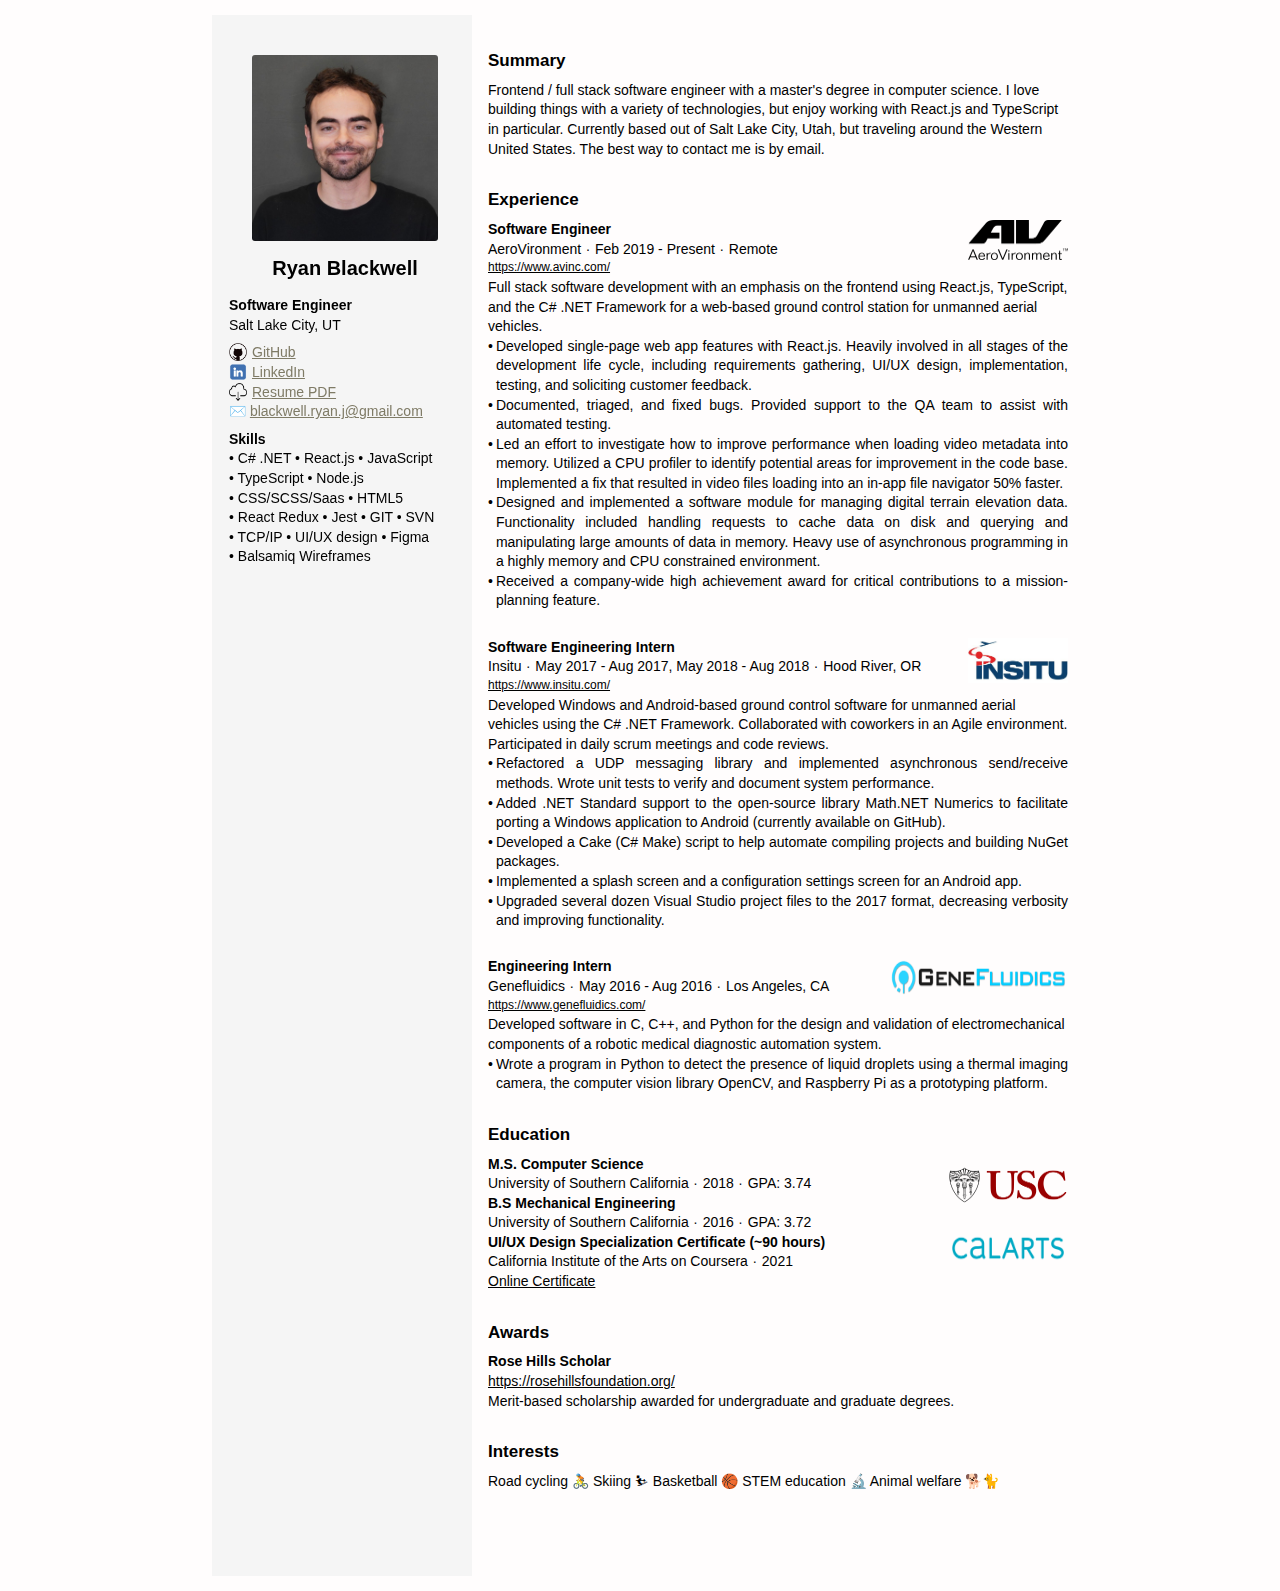
<file: index.html>
<!DOCTYPE html>
<html>
<head>
    <meta charset=utf-8>
    <meta http-equiv=X-UA-Compatible content="IE=edge">
    <title>Ryan Blackwell</title>
    <meta name=viewport content="width=device-width,initial-scale=1">
    <link rel=stylesheet type=text/css media=screen href=css/app.css>
</head>
<body>
    <div class="content-wrapper">
        <div class="summary-wrapper">
            <div class="summary">
                <div class=profile_photo><img src=res/profile.jpg alt=profile_photo></div>
                <div class=desc>
                    <p class=name>Ryan Blackwell</p>
                    <div class=meta>
                        <strong>Software Engineer</strong>
                        <p>Salt Lake City, UT</p>
                    </div>
                    <div class=contact>
                        <div class="profile-link"><img src="res/github.png" alt="" width="18px" height="18px"><a href=https://github.com/ryanblackwell target="_blank">GitHub</a></div>
                        <div class="profile-link"><img src="res/linkedin.png" alt="" width="18px" height="18px"><a href=https://github.com/ryanblackwell target="_blank">LinkedIn</a></div>
						<div class="profile-link"><img src="res/download.png" alt="" width="18px" height="18px"><a href=res/RyanBlackwellResume.pdf target="_blank">Resume PDF</a></div>
						<div>✉️ <a href = "mailto: blackwell.ryan.j@gmail.com">blackwell.ryan.j@gmail.com</a></div>
                    </div>
                </div>
				<div class="skills">
					<strong>Skills</strong>
					<ul>
						<li>• C# .NET • React.js • JavaScript</li>
						<li>• TypeScript • Node.js</li>
						<li>• CSS/SCSS/Saas • HTML5</li>
						<li>• React Redux • Jest • GIT • SVN</li>
						<li>• TCP/IP • UI/UX design • Figma</li>
						<li>• Balsamiq Wireframes</li>
					</ul>
				</div>
            </div>
        </div>
        <div class=body-wrapper>
            <div class=timeline>
                <p class=head-title-divider></p>
				<div class="timeline-section">
					<p class=section-title>Summary</p>
					Frontend / full stack software engineer with a master's degree in computer science. I love building things with a variety of technologies, but enjoy working with React.js and TypeScript in particular. Currently based out of Salt Lake City, Utah, but traveling around the Western United States. The best way to contact me is by email.
				</div>
                <div class=timeline-section>
                    <p class=section-title>Experience</p>
                    <div class=employment>
                        <div class=""><b class=title>Software Engineer</b><img style="float:right;" src="res/aerovironment.png" alt="" width="100px" height="40px"></div>
                        <div class=meta><span class=role>AeroVironment</span><span class=separator>∙</span><span class=time>Feb 2019 - Present</span><span class=separator>∙</span><span class=location>Remote</span></div>
                        <p class=url><a href=https://www.avinc.com/ target="_blank">https://www.avinc.com/</a>
							<p>Full stack software development with an emphasis on the frontend using React.js, TypeScript, and the C# .NET Framework for a web-based ground control station for unmanned aerial vehicles.</p>
                            <ul class=desc>
								<li class=item-1>
                                    <p>Developed single-page web app features with React.js. Heavily involved in all stages of the development life cycle, including requirements gathering, UI/UX design, implementation, testing, and soliciting customer feedback.</p>
                                </li>
								<li class=item-1>
                                    <p>Documented, triaged, and fixed bugs. Provided support to the QA team to assist with automated testing.</p>
                                </li>
								<li class=item-1>
                                    <p>Led an effort to investigate how to improve performance when loading video metadata into memory. Utilized a CPU profiler to identify potential areas for improvement in the code base. Implemented a fix that resulted in video files loading into an in-app file navigator 50% faster.</p>
                                </li>
								<li class=item-1>
                                    <p>Designed and implemented a software module for managing digital terrain elevation data. Functionality included handling requests to cache data on disk and querying and manipulating large amounts of data in memory. Heavy use of asynchronous programming in a highly memory and CPU constrained environment.</p>
                                </li>

								<li class=item-1>
                                    <p>Received a company-wide high achievement award for critical contributions to a mission-planning feature.</p>
                                </li>
                            </ul>
                        </p>
                    </div>
                    <br/>
                    <div class=employment>
                        <div class=""><b class=title>Software Engineering Intern</b><img style="float:right;" src="res/insitu.jpg" alt="" width="100px" height="45px"></div>
                        <div class=meta><span class=role>Insitu</span><span class=separator>∙</span><span class=time>May 2017 - Aug 2017, May 2018 - Aug 2018</span><span class=separator>∙</span><span class=location>Hood River, OR</span></div>
                        <p class=url><a href=https://www.insitu.com/ target="_blank">https://www.insitu.com/</a>
							<p>Developed Windows and Android-based ground control software for unmanned aerial vehicles using the C# .NET Framework. Collaborated with coworkers in an Agile environment. Participated in daily scrum meetings and code reviews.</p>
                            <ul class=desc>
                                <li class=item-1>
                                    <p>Refactored a UDP messaging library and implemented asynchronous send/receive methods. Wrote unit tests to verify and document system performance.</p>
                                </li>
                                <li class=item-1>
                                    <p>Added .NET Standard support to the open-source library Math.NET Numerics to facilitate porting a Windows application to Android (currently available on GitHub).</p>
                                </li>
								<li class=item-1>
                                    <p>Developed a Cake (C# Make) script to help automate compiling projects and building NuGet packages.</p>
                                </li>
								<li class=item-1>
                                    <p>Implemented a splash screen and a configuration settings screen for an Android app.</p>
                                </li>
								<li class=item-1>
                                    <p>Upgraded several dozen Visual Studio project files to the 2017 format, decreasing verbosity and improving functionality.</p>
                                </li>
                            </ul>
                        </p>
                    </div>
                    <br/>
                    <div class=employment>
                        <div class=""><b class=title>Engineering Intern</b><img style="float: right;" src="res/genefluidics.webp" alt="" width="180px" height="40px"></div>
                        <div class=meta><span class=role>Genefluidics</span><span class=separator>∙</span><span class=time>May 2016 - Aug 2016</span><span class=separator>∙</span><span class=location>Los Angeles, CA</span></div>
                        <p class=url><a href=https://www.genefluidics.com/ target="_blank">https://www.genefluidics.com/</a>
							<p>Developed software in C, C++, and Python for the design and validation of electromechanical components of a robotic medical diagnostic automation system.</p>
                            <ul class=desc>
                                <li class=item-1>
                                    <p> Wrote a program in Python to detect the presence of liquid droplets using a thermal imaging camera, the computer vision library OpenCV, and Raspberry Pi as a prototyping platform.</p>
                                </li>
                            </ul>
                        </p>
                    </div>
                </div>
				<div class=timeline-section>
					<p class=section-title>Education</p>
					<div class=""><b class=title>M.S. Computer Science</b><img style="float: right;" src="res/usc.png" alt="" width="120px" height="60px"></div>
					<div class=meta><span class=role>University of Southern California</span><span class=separator>∙</span><span class=time>2018</span><span class=separator>∙</span><span class=location>GPA: 3.74</span></div>
					<div class=""><b class=title>B.S Mechanical Engineering</b></div>
					<div class=meta><span class=role>University of Southern California</span><span class=separator>∙</span><span class=time>2016</span><span class=separator>∙</span><span class=location>GPA: 3.72</span></div>
					<div class=""><b class=title>UI/UX Design Specialization Certificate (~90 hours) </b><img style="float: right;" src="res/calarts.png" alt="" width="120px" height="30px"></div>
					<div class=meta><span class=role>California Institute of the Arts on Coursera</span><span class=separator>∙</span><span class=time>2021</span></div>
					<a href=https://www.coursera.org/account/accomplishments/specialization/KQMMQHRX3DZC target="_blank">Online Certificate</a>
				</div>
                <div class=timeline-section>
                    <p class=section-title>Awards</p>
					<div class=""><b class=title>Rose Hills Scholar</b></div>
					<a href=https://rosehillsfoundation.org/ target="_blank">https://rosehillsfoundation.org/</a>
					<br>
					Merit-based scholarship awarded for undergraduate and graduate degrees.
                </div>
                <div class=timeline-section>
                    <p class=section-title>Interests</p>
					Road cycling 🚴 Skiing ⛷ Basketball 🏀 STEM education 🔬 Animal welfare 🐕🐈
                </div>
			</div>
			<br/>
    	</div>
	</div>
</body>
</html>
</file>
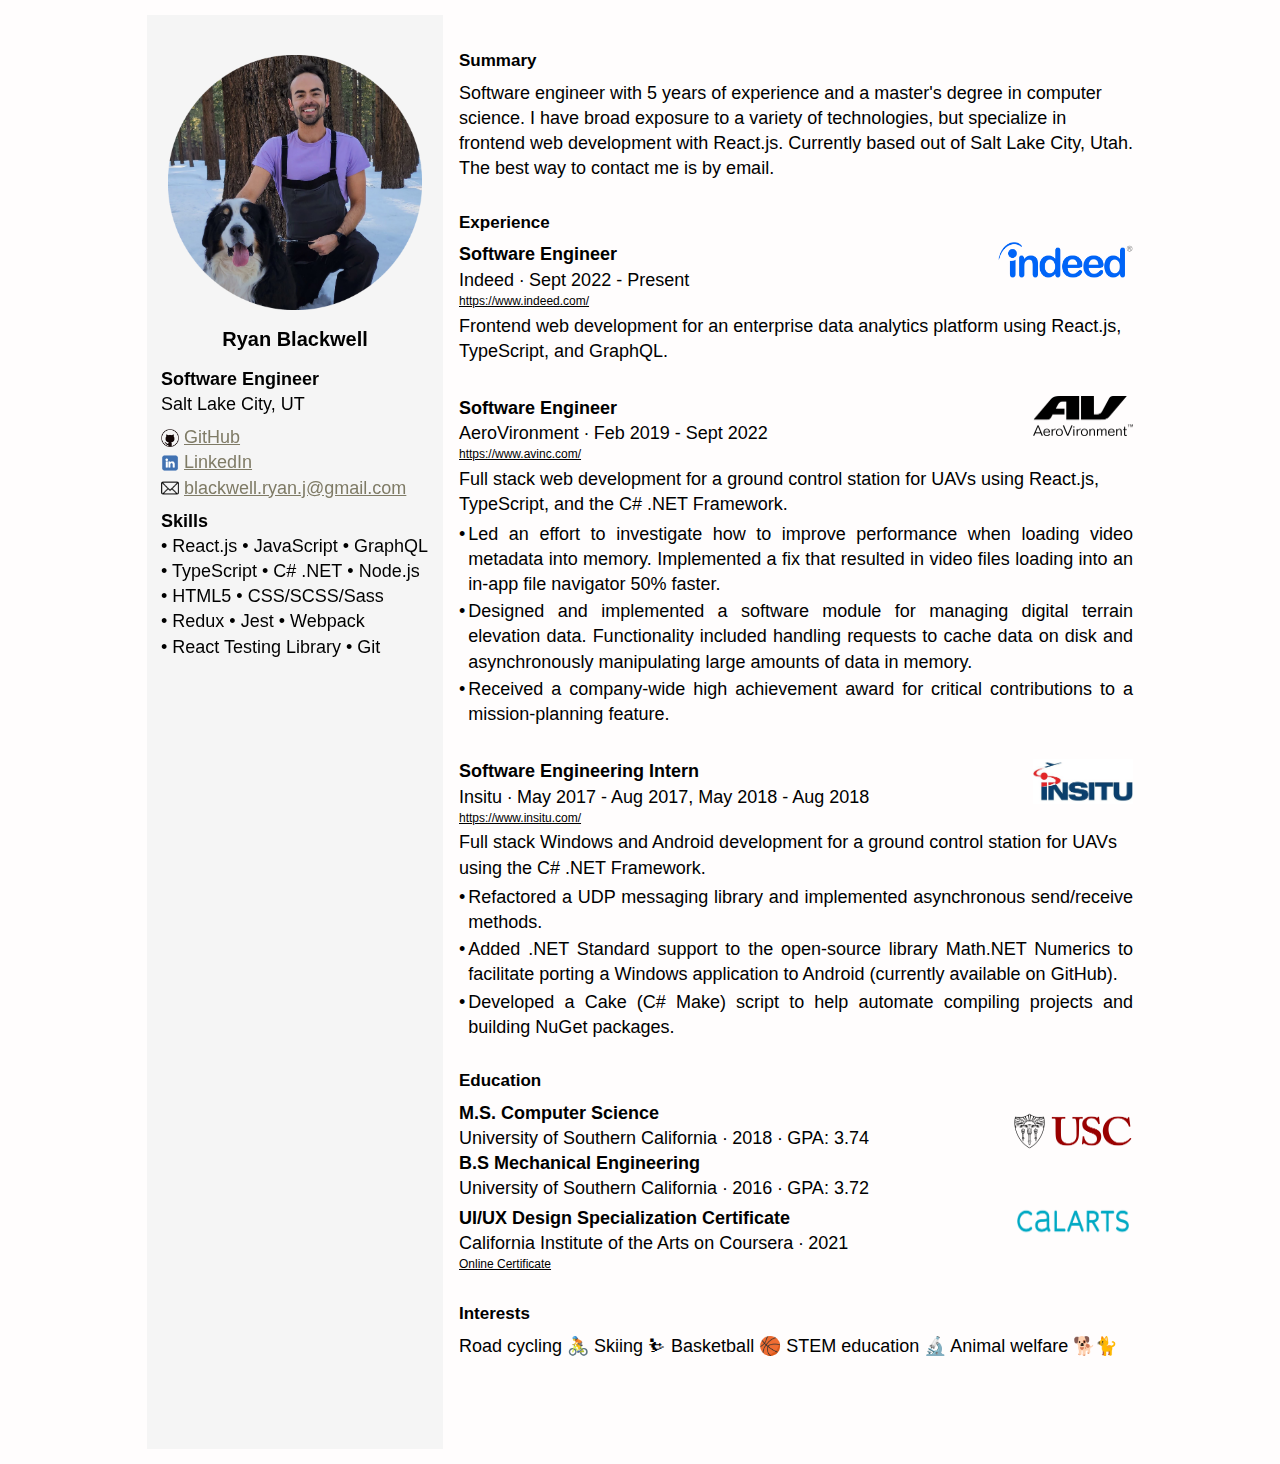
<file: docs/index.html>
<!DOCTYPE html>
<html>
<head>
    <meta charset="utf-8">
    <meta http-equiv="X-UA-Compatible" content="IE=edge">
    <title>Ryan Blackwell</title>
    <meta name="viewport" content="width=device-width,initial-scale=1">
    <link rel="stylesheet" type="text/css" media="screen" href="css/app.css">
</head>
<body>
    <div class="content-wrapper">
        <div class="summary-wrapper">
            <div class="summary">
                <div class="profile_photo"><img src="res/profile.png" alt="profile_photo"></div>
                <div class="desc">
                    <p class=name>Ryan Blackwell</p>
                    <div class="meta">
                        <strong>Software Engineer</strong>
                        <p>Salt Lake City, UT</p>
                    </div>
                    <div class="contact">
                        <div class="profile-link"><img src="res/github.png" alt="" width="18px" height="18px"><a href="https://github.com/ryanblackwell" target="_blank">GitHub</a></div>
                        <div class="profile-link"><img src="res/linkedin.png" alt="" width="18px" height="18px"><a href="https://www.linkedin.com/in/ryan-j-blackwell/" target="_blank">LinkedIn</a></div>
						<!-- <div class="profile-link"><img src="res/download.png" alt="" width="18px" height="18px"><a href="res/RyanBlackwellResume.pdf" target="_blank">Resume PDF</a></div> -->
						<div class="profile-link"><img src="res/email.png" alt="" width="18px" height="18px"><a href="mailto: blackwell.ryan.j@gmail.com">blackwell.ryan.j@gmail.com</a></div>
                    </div>
                </div>
				<div class="skills-container">
					<strong>Skills</strong>
					<div class="skills">
						<div>• React.js&nbsp</div><div>• JavaScript&nbsp</div><div>• GraphQL</div>
                        <div>• TypeScript&nbsp</div>
                        <div>• C# .NET&nbsp</div>
						<div>• Node.js&nbsp</div>
                        <div>• HTML5&nbsp</div>
						<div>• CSS/SCSS/Sass&nbsp</div>
						<div>• Redux&nbsp</div>
						<div>• Jest&nbsp</div><div>• Webpack&nbsp</div><div>• React Testing Library&nbsp</div>
						<div>• Git&nbsp</div>
					</div>
				</div>
            </div>
        </div>
        <div class="body-wrapper">
            <div class="timeline">
                <p class="head-title-divider"></p>
				<div class="timeline-section">
					<p class="section-title">Summary</p>
					Software engineer with 5 years of experience and a master's degree in computer science. I have broad exposure to a variety of technologies, but specialize in frontend web development with React.js. Currently based out of Salt Lake City, Utah. The best way to contact me is by email.
				</div>
                <div class="timeline-section">
                    <p class="section-title">Experience</p>
					<div class="employment">
                        <div class=""><b class="title">Software Engineer</b><img style="float:right;" src="res/indeed.png" alt="" width="135px"></div>
                        <div class="meta"><span class="role">Indeed</span><span class="separator">∙</span><span class="time">Sept 2022 - Present</span></div>
                        <p class="url"><a href=https://www.indeed.com/ target="_blank">https://www.indeed.com/</a>
							<p class="employment-summary">Frontend web development for an enterprise data analytics platform using React.js, TypeScript, and GraphQL.</p>
                        </p>
                    </div>
					<br/>
                    <div class="employment">
                        <div class=""><b class="title">Software Engineer</b><img style="float:right;" src="res/aerovironment.png" alt="" width="100px" height="40px"></div>
                        <div class="meta"><span class="role">AeroVironment</span><span class="separator">∙</span><span class="time">Feb 2019 - Sept 2022</span></div>
                        <p class="url"><a href=https://www.avinc.com/ target="_blank">https://www.avinc.com/</a>
							<p class="employment-summary">Full stack web development for a ground control station for UAVs using React.js, TypeScript, and the C# .NET Framework.</p>
                            <ul class="desc">
								<li class="item-1">
                                    <p>Led an effort to investigate how to improve performance when loading video metadata into memory. Implemented a fix that resulted in video files loading into an in-app file navigator 50% faster.</p>
                                </li>
								<li class="item-1">
                                    <p>Designed and implemented a software module for managing digital terrain elevation data. Functionality included handling requests to cache data on disk and asynchronously manipulating large amounts of data in memory.</p>
                                </li>
								<li class="item-1">
                                    <p>Received a company-wide high achievement award for critical contributions to a mission-planning feature.</p>
                                </li>
                            </ul>
                        </p>
                    </div>
                    <br/>
                    <div class="employment">
                        <div class=""><b class="title">Software Engineering Intern</b><img style="float:right;" src="res/insitu.jpg" alt="" width="100px" height="45px"></div>
                        <div class="meta"><span class="role">Insitu</span><span class="separator">∙</span><span class="time">May 2017 - Aug 2017, May 2018 - Aug 2018</span></div>
                        <p class="url"><a href="https://www.insitu.com/" target="_blank">https://www.insitu.com/</a>
							<p class="employment-summary">Full stack Windows and Android development for a ground control station for UAVs using the C# .NET Framework.</p>
                            <ul class="desc">
                                <li class="item-1">
                                    <p>Refactored a UDP messaging library and implemented asynchronous send/receive methods.</p>
                                </li>
                                <li class="item-1">
                                    <p>Added .NET Standard support to the open-source library Math.NET Numerics to facilitate porting a Windows application to Android (currently available on GitHub).</p>
                                </li>
								<li class="item-1">
                                    <p>Developed a Cake (C# Make) script to help automate compiling projects and building NuGet packages.</p>
                                </li>
                            </ul>
                        </p>
                    </div>
                </div>
				<div class="timeline-section">
					<p class="section-title">Education</p>
					<div class=""><b class="title">M.S. Computer Science</b><img style="float: right;" src="res/usc.png" alt="" width="120px" height="60px"></div>
					<div class="meta"><span class="role">University of Southern California</span><span class="separator">∙</span><span class="time">2018</span><span class="separator">∙</span><span class="location">GPA: 3.74</span></div>
					<div class=""><b class="title">B.S Mechanical Engineering</b></div>
					<div class="meta" style="margin-bottom: 4px;"><span class="role">University of Southern California</span><span class="separator">∙</span><span class="time">2016</span><span class="separator">∙</span><span class="location">GPA: 3.72</span></div>
					<div class=""><b class="title">UI/UX Design Specialization Certificate</b><img style="float: right;" src="res/calarts.png" alt="" width="120px" height="30px"></div>
					<div class="meta"><span class="role">California Institute of the Arts on Coursera</span><span class="separator">∙</span><span class="time">2021</span></div>
					<p class="url"><a href="https://www.coursera.org/account/accomplishments/specialization/KQMMQHRX3DZC" target="_blank">Online Certificate</a></p>
				</div>
                <div class="timeline-section">
                    <p class="section-title">Interests</p>
					Road cycling 🚴 Skiing ⛷ Basketball 🏀 STEM education 🔬 Animal welfare 🐕🐈
                </div>
			</div>
			<br/>
    	</div>
	</div>
</body>
</html>
</file>
<file: docs/css/app.css>
html {
	line-height: 1.15;
	-ms-text-size-adjust: 100%;
	-webkit-text-size-adjust: 100%
}

body {
	margin: 0
}

html, body {
	padding: 0;
	margin: 0;
	height: 100%;
	font-size: 18px;
	font-family: 'Open Sans', Arial, Tahoma;
	line-height: 1.4;
	min-width: 320px
}

* {
	box-sizing: border-box
}

p {
	margin: 0;
	padding: 0
}

a {
	text-decoration: underline;
	color: #7f7b66;
	background-color: transparent;
	-webkit-text-decoration-skip: objects;
}

a:visited {
	color: #7f7b66
}

img {
	border-style: none
}

ul, li {
	list-style: none;
	margin: 0;
	padding: 0
}

.profile-link {
	display: flex;
	flex-direction: row;
	align-items: center;
}

.profile-link img {
	margin-right: 5px;
}

.skills-container {
	margin-top: 8px;
}

.skills {
	display: flex;
	flex-direction: row;
	flex-wrap: wrap;
}

.separator {
	margin: 0 5px
}

.summary {
	display: flex;
	flex-direction: column;
	height: 95%;
	position: fixed;
	left: calc(50% - 493px);
	padding: 0px 14px;
	top: 55px;
    width: 296px;
}

.employment-summary {
	margin-bottom: 4px;
	margin-top: 4px;
}

.summary .profile_photo {
	text-align: center
}

.summary .profile_photo > img {
	border-radius: 3px;
	width: 95%
}

.summary .desc {
	margin-top: 8px
}

.summary .desc .name {
	font-size: 20px;
	font-weight: 600;
	margin-bottom: 14px;
	text-align: center
}

.summary .desc .meta {
	font-weight: 500
}

.summary .desc .contact {
	margin-top: 8px
}

.summary .desc .contact span {
	color: #555;
	display: inline-block;
	width: 66px;
	font-weight: 600
}

.summary .navigation {
	margin-top: 24px
}

.summary .navigation .active > span {
	font-weight: bold
}

.summary .navigation > li {
	display: inline-block
}

.summary .navigation > li:before {
	content: '|';
	margin: 0 3px
}

.employment {
	margin-bottom: 7px
}

.employment .desc .item-2 {
	padding-left: 12px
}

.employment .desc b {
	font-weight: 500
}

.employment .desc > li {
	display: flex;
	text-align: justify
}

.employment .desc > li:before {
	content: '•';
	margin-right: 3px
}

.employment .meta .separator {
	margin: 0 5px
}

.employment .meta > span {
	margin-right: 0px
}

.timeline a {
	color: black
}

.timeline a:visited {
	color: black
}

.timeline .timeline-section {
	margin-bottom: 29px
}

.timeline .section-title {
	font-size: 17px;
	font-weight: bold;
	margin-bottom: 8px
}

.timeline .url {
	font-size: 12px;
	margin-bottom: 2px
}

.content-wrapper {
	display: flex;
	min-height: 100%;
	justify-content: center;
	padding: 15px;
    min-width: 1000px;
    background-color: rgb(255, 253, 253);
}

.content-wrapper > div {
    padding: 34px 0 20px 0;
}

.content-wrapper .summary-wrapper {
	background-color: rgb(245, 245, 245);
	flex-shrink: 0;
	width: 296px
}

.content-wrapper .body-wrapper {
	flex-shrink: 0;
	margin-left: 16px;
	margin-bottom: 16px;
    width: 674px;
}

.content-wrapper .body-wrapper .head-title {
	font-size: 18px;
	font-family: Georgia, 'Times New Roman', Times, serif;
	line-height: 2;
	letter-spacing: 1px;
	text-align: center
}

.content-wrapper .body-wrapper .head-title-divider {
	font-weight: 200;
	letter-spacing: 2px;
	line-height: 35px;
	text-align: center
}

li:not(:last-child) {
	margin-bottom: 2px;
}

@media only screen and (max-width: 1000px) {
	.summary {
		position: static;
		display: flex;
		flex-direction: column;
		height: 95%;
		padding: 0;
		width: 260px
	}

	.content-wrapper {
		min-width: 320px;
		padding: 0;
		display: block
	}

	.content-wrapper > div {
		margin-bottom: 21px
	}

	.content-wrapper .summary-wrapper {
		display: flex;
		justify-content: center;
		width: 100%
	}

	.content-wrapper .body-wrapper {
		flex-shrink: 0;
		margin-left: 0px;
		padding: 0 14px;
		width: 100%
	}
}
</file>
